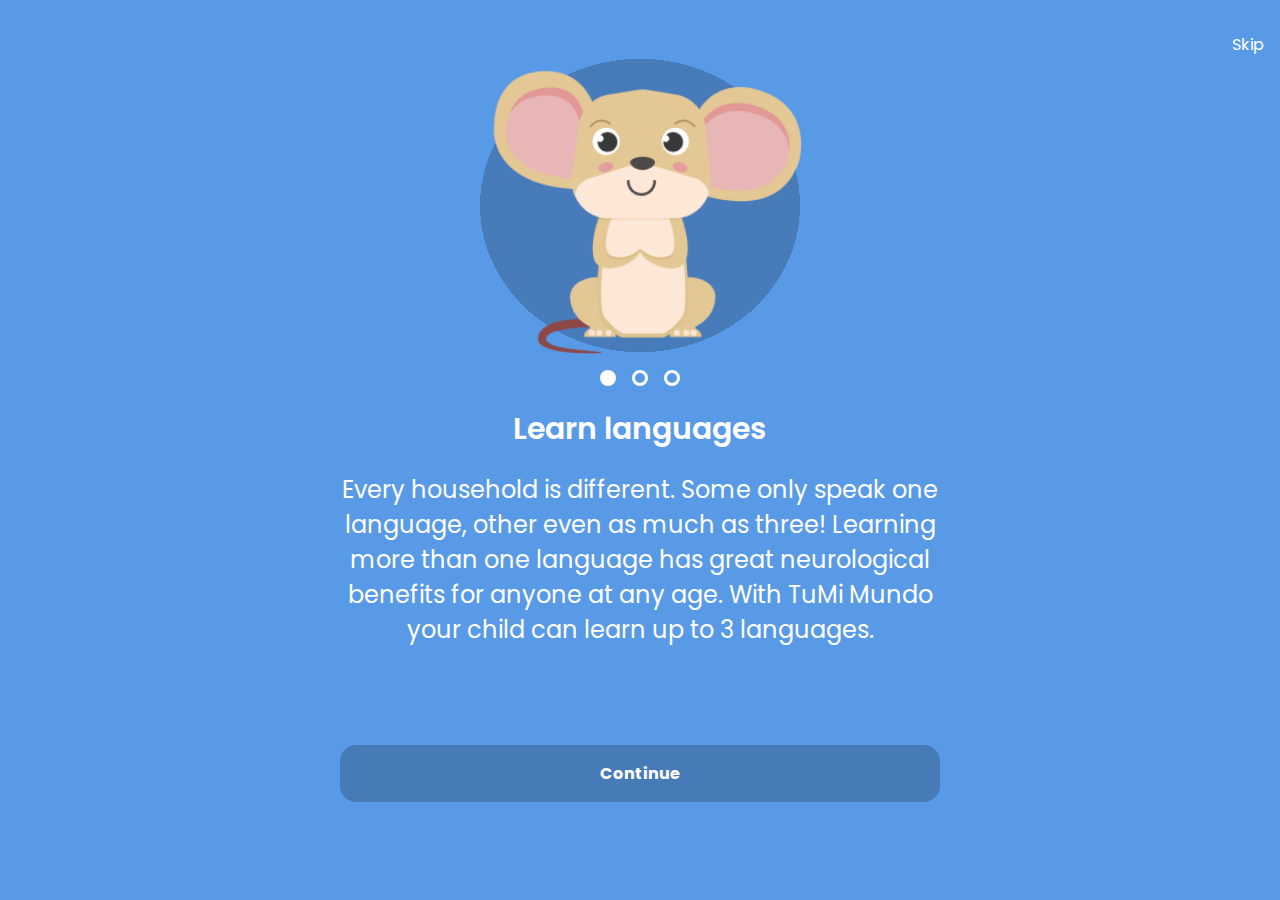
<file: index.html>
<!DOCTYPE html>
<html lang="en">
<head>
    <meta charset="UTF-8">
    <meta name="viewport" content="width=device-width, initial-scale=1.0">
    <link rel="stylesheet" href="styles/onboarding1.css">
    <!-- Font van google poppins-->
    <link rel="preconnect" href="https://fonts.googleapis.com">
    <link rel="preconnect" href="https://fonts.gstatic.com" crossorigin>
    <link href="https://fonts.googleapis.com/css2?family=Poppins:ital,wght@0,100;0,200;0,300;0,400;0,500;0,600;0,700;0,800;0,900;1,100;1,200;1,300;1,400;1,500;1,600;1,700;1,800;1,900&display=swap" rel="stylesheet">
    <title>Tumi Mundo</title>
</head>

<body>
    <header>
        <a href="Skip" class="Skip">Skip</a>
    </header>
    <main>
        <section>
            <img src="assets/images/MUIS.png" alt=" " height="297"> <!--Je geeft met de brower mee van yo, deze image is zo groot waardoor het niet de orginele sizing meegeeft (beter voor performance en CLS) ~Kaan-->
        </section>
        <article>
            <div class="stipjes1"> <!-- Span en div, div is in dit geval een block element, dit zorgt ervoor dat hij net als de tekst in een rij word geplaatst.-->
                <span class="stip1"></span> <!-- Lege span voor stijling -->
                <span class="stip2"></span>
                <span class="stip3"></span>
            </div>
            <h1>Learn languages</h1>
            <p>Every household is different. Some only speak one language, other even as much as three!
            Learning more than one language has great neurological benefits for anyone at any age. 
            With TuMi Mundo your child can learn up to 3 languages.
            </p>
        </article>
    </main>   
    <footer>
        <a href="onboarding2.html" class="Button">Continue</a>
    </footer>
</body>

</html>
</file>
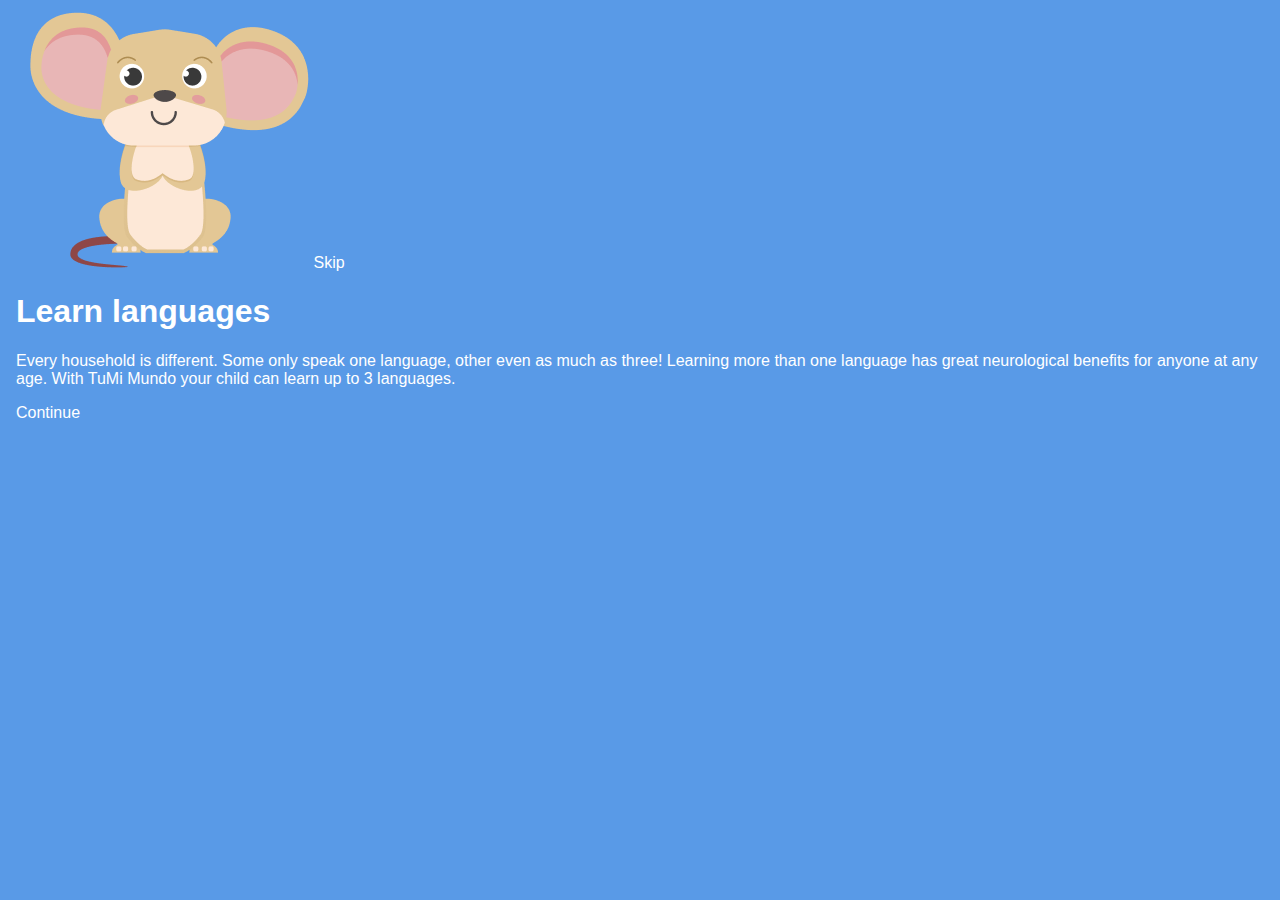
<file: onboarding1.html>
<!DOCTYPE html>
<html lang="en">
<head>
    <meta charset="UTF-8">
    <meta name="viewport" content="width=device-width, initial-scale=1.0">
    <link rel="stylesheet" href="styles/onboarding1.css">
    <title>Tumi Mundo</title>
</head>

<body>
    <section>
        <img src="assets/images/MUIS.png" alt="Foto Van Muis">
        <a href="Skip" class="SKip">Skip</a>
        <h1>Learn languages</h1>
        <p>Every household is different. Some only speak one language, other even as much as three!
        Learning more than one language has great neurological benefits for anyone at any age. 
        With TuMi Mundo your child can learn up to 3 languages.</p>
        <a href="pagina2" class="Button">Continue</a>
    </section>
</body>

</html>
</file>
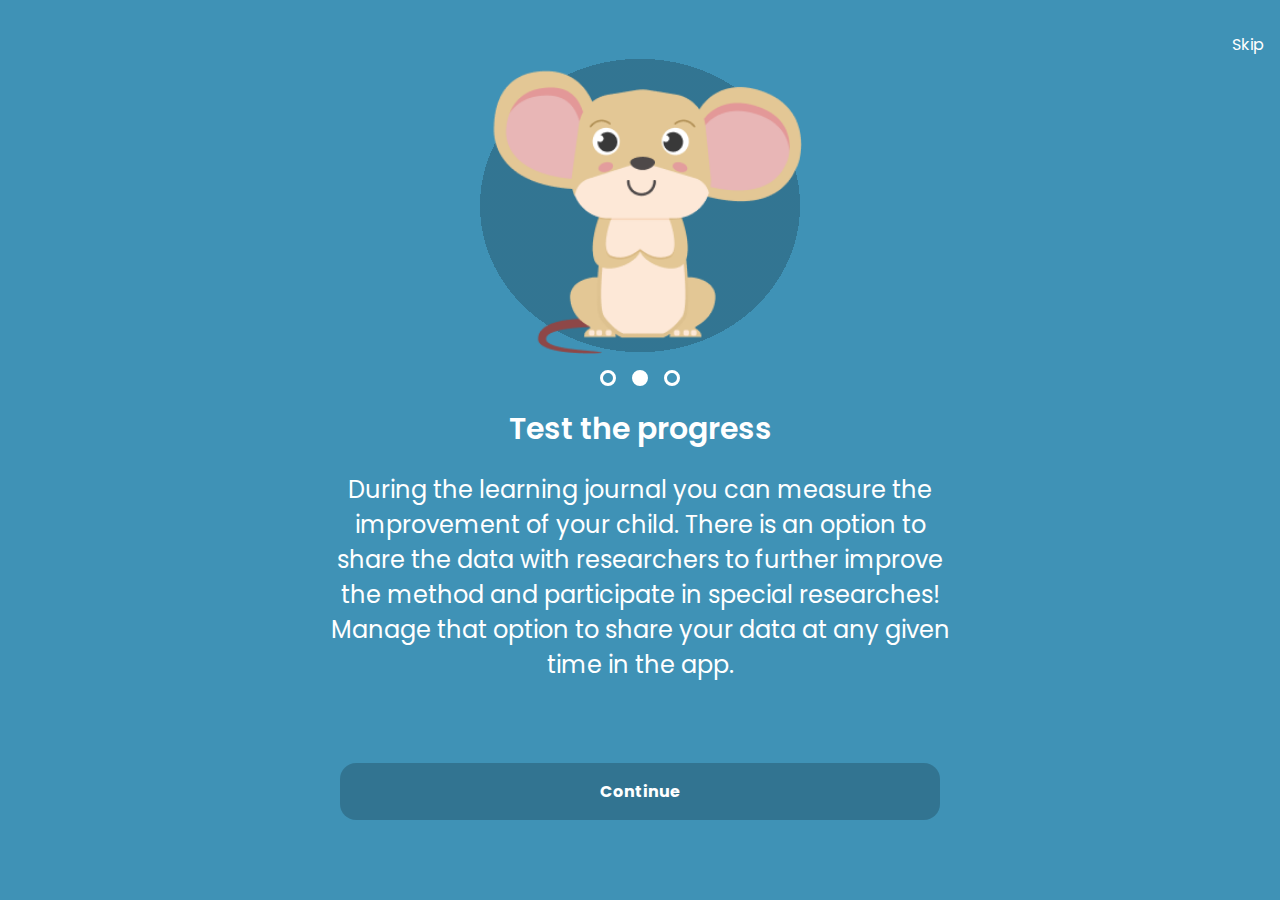
<file: onboarding2.html>
<!DOCTYPE html>
<html lang="en">
<head>
    <meta charset="UTF-8">
    <meta name="viewport" content="width=device-width, initial-scale=1.0">
    <link rel="stylesheet" href="styles/onboarding1.css">
    <!-- Font van google poppins-->
    <link rel="preconnect" href="https://fonts.googleapis.com">
    <link rel="preconnect" href="https://fonts.gstatic.com" crossorigin>
    <link href="https://fonts.googleapis.com/css2?family=Poppins:ital,wght@0,100;0,200;0,300;0,400;0,500;0,600;0,700;0,800;0,900;1,100;1,200;1,300;1,400;1,500;1,600;1,700;1,800;1,900&display=swap" rel="stylesheet">
    <title>Tumi Mundo</title>
</head>

<body class="onboarding2">
    <header>
        <a href="Skip" class="Skip">Skip</a>
    </header>
    <main>
        <section>
            <img src="assets/images/MUIS.png" alt=" " height="297"> <!--Je geeft met de brower mee van yo, deze image is zo groot waardoor het niet de orginele sizing meegeeft (beter voor performance en CLS) ~Kaan-->
        </section>
        <article>
            <div class="stipjes2"> <!-- Span en div, div is in dit geval een block element, dit zorgt ervoor dat hij net als de tekst in een rij word geplaatst.-->
                <span class="stip1"></span> <!-- Lege span voor stijling -->
                <span class="stip2"></span>
                <span class="stip3"></span>
            </div>
            <h1>Test the progress</h1>
            <p>During the learning journal you can measure the improvement of your child.  
                There is an option to share the data with researchers to further improve 
                the method and participate in special researches! Manage that option
                 to share your data at any given time in the app.
            </p>
        </article>
    </main>   
    <footer>
        <a href="onboarding3.html" class="Button">Continue</a>
    </footer>
</body>

</html>
</file>
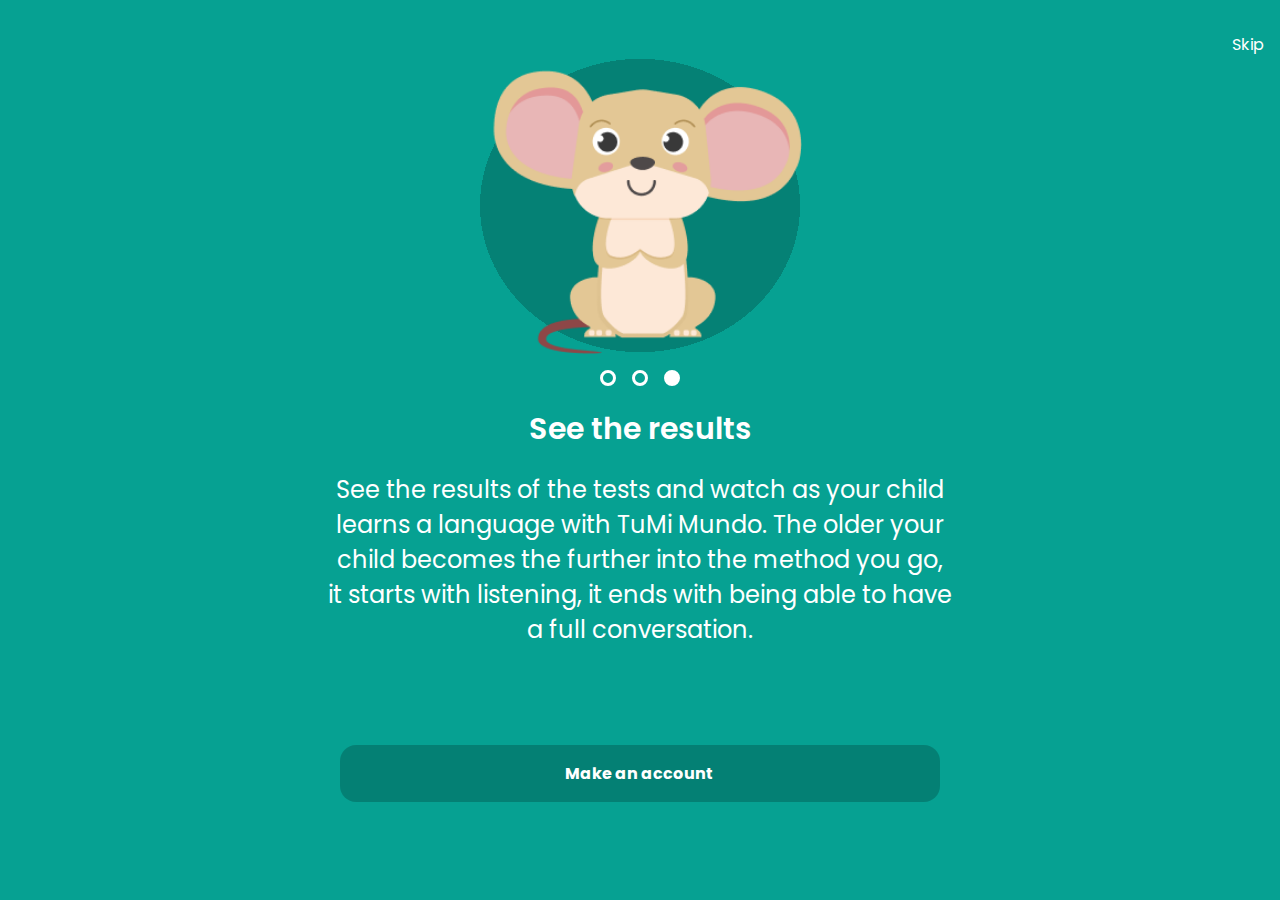
<file: onboarding3.html>
<!DOCTYPE html>
<html lang="en">
<head>
    <meta charset="UTF-8">
    <meta name="viewport" content="width=device-width, initial-scale=1.0">
    <link rel="stylesheet" href="styles/onboarding1.css">
    <!-- Font van google poppins-->
    <link rel="preconnect" href="https://fonts.googleapis.com">
    <link rel="preconnect" href="https://fonts.gstatic.com" crossorigin>
    <link href="https://fonts.googleapis.com/css2?family=Poppins:ital,wght@0,100;0,200;0,300;0,400;0,500;0,600;0,700;0,800;0,900;1,100;1,200;1,300;1,400;1,500;1,600;1,700;1,800;1,900&display=swap" rel="stylesheet">
    <title>Tumi Mundo</title>
</head>

<body class="onboarding3">
    <header>
        <a href="Skip" class="Skip">Skip</a>
    </header>
    <main>
        <section>
            <img src="assets/images/MUIS.png" alt=" " height="297"> <!--Je geeft met de brower mee van yo, deze image is zo groot waardoor het niet de orginele sizing meegeeft (beter voor performance en CLS) ~Kaan-->
        </section>
        <article>
            <div class="stipjes3"> <!-- Span en div, div is in dit geval een block element, dit zorgt ervoor dat hij net als de tekst in een rij word geplaatst.-->
                <span class="stip1"></span> <!-- Lege span voor stijling -->
                <span class="stip2"></span>
                <span class="stip3"></span>
            </div>
            <h1>See the results</h1>
            <p>See the results of the tests and watch as your child learns a language with TuMi Mundo.
                The older your child becomes the further into the method you go, it starts with listening, 
                it ends with being able to have a full conversation.
            </p>
        </article>
    </main>   
    <footer>
        <a href="pagina2" class="Button">Make an account</a>
    </footer>
</body>

</html>
</file>
<file: styles/onboarding1.css>
/* CSS */
html {
    font-family: "Poppins", sans-serif;
    color: white;
    height: 100%;
}
body{
    background-color: #599AE7; 
    height: 100%;
    margin: 0em 1em 1em 1em;
    display: flex;
    flex-direction: column;
    &.onboarding2{
        background-color: #3F92B6;
    }
    &.onboarding3{
        background-color: #06A192;
    }
}
a {
    text-decoration: none;
    color: white;
}
.Skip {
    padding-top: 2em;
    margin: auto;
    font-size: 1em;
    display: flex;
    justify-content: flex-end;
}
main {
    align-items: center;
    section {
        display: flex;
        flex-direction: column;
        align-items: center;
        margin: auto;

        img {
            background-image: radial-gradient(rgba(0, 0, 0, .2) 10em, transparent 0)
        }
    }
    article{
        .stipjes1{
            display: flex;
            flex-direction: row;
            justify-content: center;
            margin-top: 1em;
            .stip1 {
                height: 10px;
                width: 10px;
                border-radius: 50%;
                border: solid;
                border-color: white;
                background-color: white;
            }
            .stip2, .stip3{
                height: 10px;
                width: 10px;
                margin-left: 1em;
                border: solid;
                border-radius: 50%;
                border-color: white;
            }       
        }
        .stipjes2{
            display: flex;
            flex-direction: row;
            justify-content: center;
            margin-top: 1em;
            .stip2{
                height: 10px;
                width: 10px;
                border: solid;
                border-radius: 50%;
                border-color: white;
                background-color: white;
            }       
            .stip1, .stip3 {
                height: 10px;
                width: 10px;
                border-radius: 50%;
                border: solid;
                border-color: white;
            }
            .stip2, .stip3{
                margin-left: 1em;
            }
        }
        .stipjes3{
            display: flex;
            flex-direction: row;
            justify-content: center;
            margin-top: 1em;
            .stip3{
                height: 10px;
                width: 10px;
                border: solid;
                border-radius: 50%;
                border-color: white;
                background-color: white;
            }       
            .stip1, .stip2 {
                height: 10px;
                width: 10px;
                border-radius: 50%;
                border: solid;
                border-color: white;
            }
            .stip2, .stip3{
                margin-left: 1em;
            }
        }
        h1 {
            font-size: 1.875em;
            font-weight: 600;
            /* 400 is standaar weight (Niet bold)*/
            text-align: center;
        }
        p {
            font-size: 1em;
            text-align: center;
            @media only screen and (min-width: 500px) {
                margin: auto 2em auto 2em;
                font-size: 1.2em;
            }
            @media only screen and (min-width: 870px) {
                margin: auto 25% auto 25%;
                font-size: 1.5em;
            }
        }
    }
}
footer {
    text-align: center;
    margin: auto auto 1em;
    width: 80%;
    display: flex;
    justify-content: center;
    @media only screen and (min-width: 500px) {
        margin: auto;
    }
    .Button {
        font-size: 1em; /* knop dikgedrukt zodat hij meer opvalt */
        font-weight: 700;/* Transparant, maar donker. Volgt de Achtergrond kleur en behoud hierarchie in de kleur*/
        display: block;
        background-color: rgba(0,0,0, 0.2);
        /* padding-top: 1em; */
        /* padding-bottom: 1em; */
        padding-block: 1em;
        /* is hetzelfde als de 2 lijnen hierbpven */
        width: 100%;
        border-radius: 1em;
        @media only screen and (min-width: 500px) {
            max-width: 60%;
        }
    }
}
</file>
